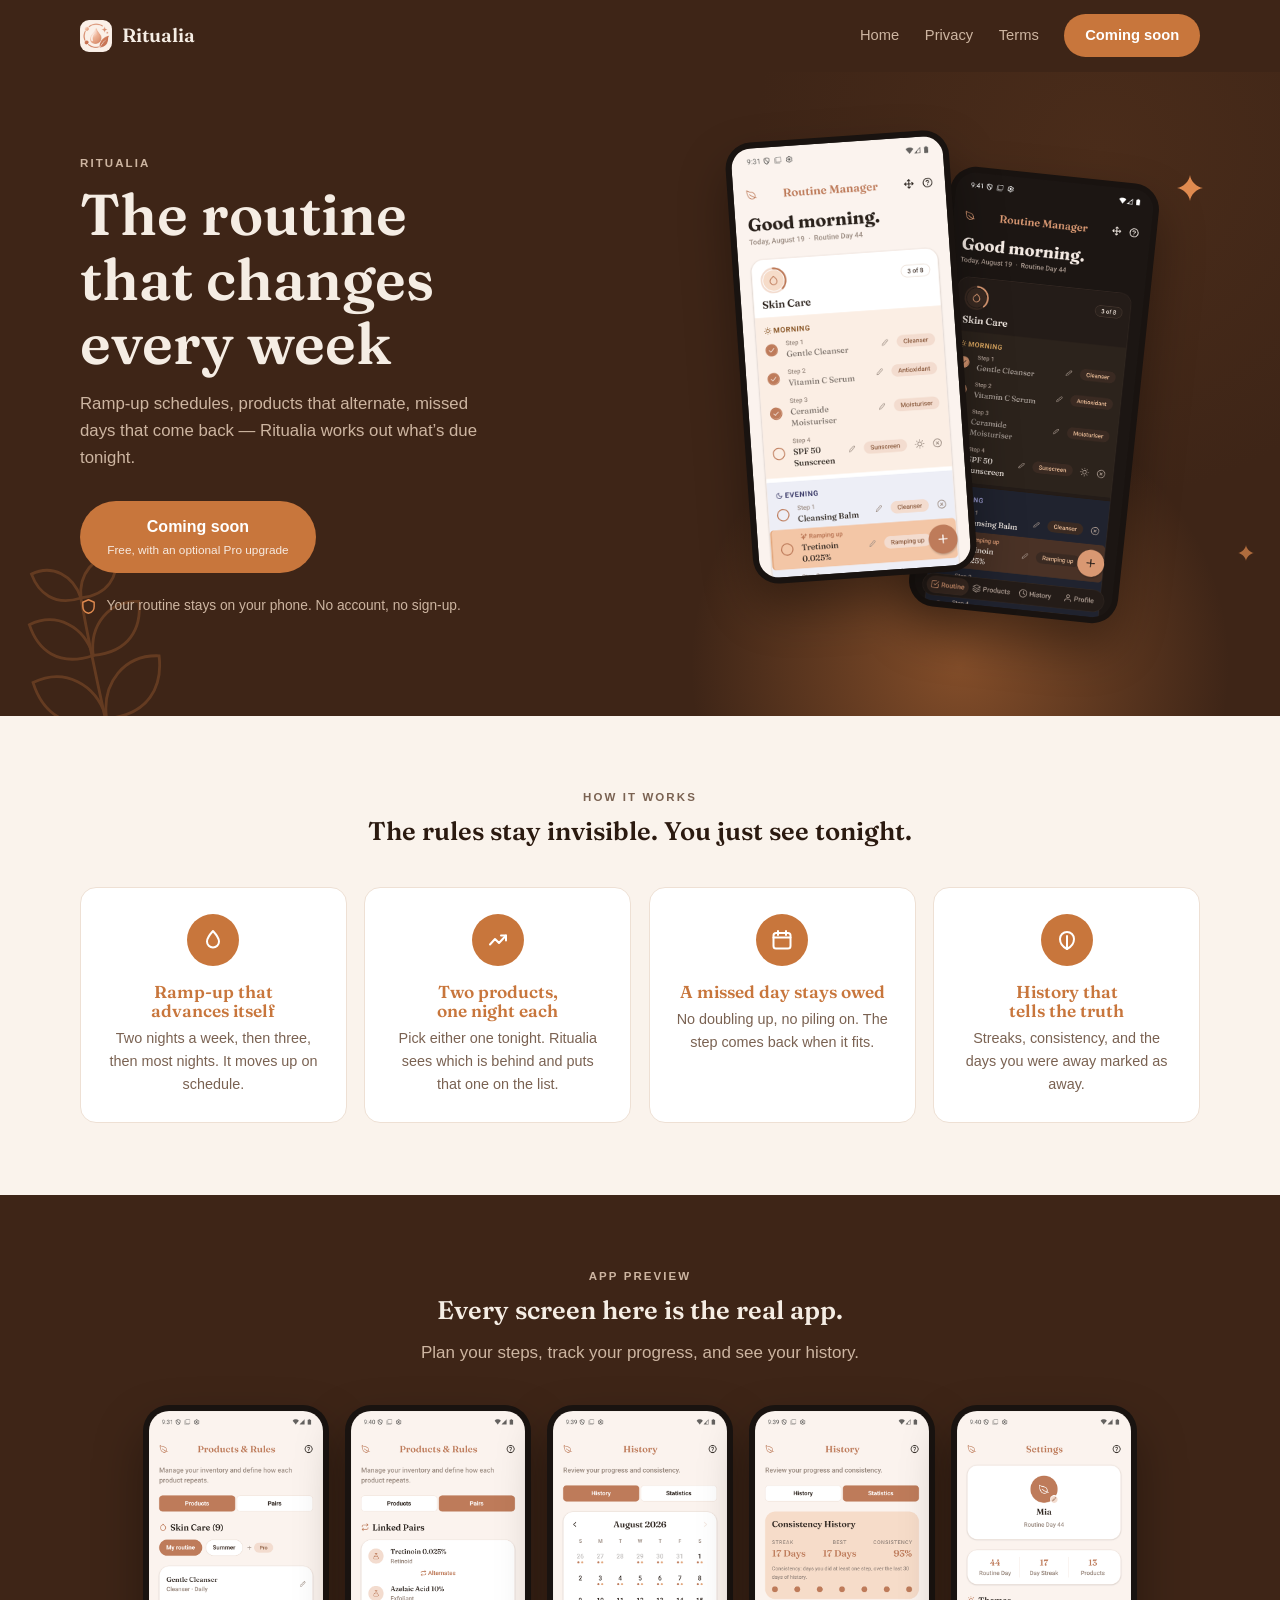
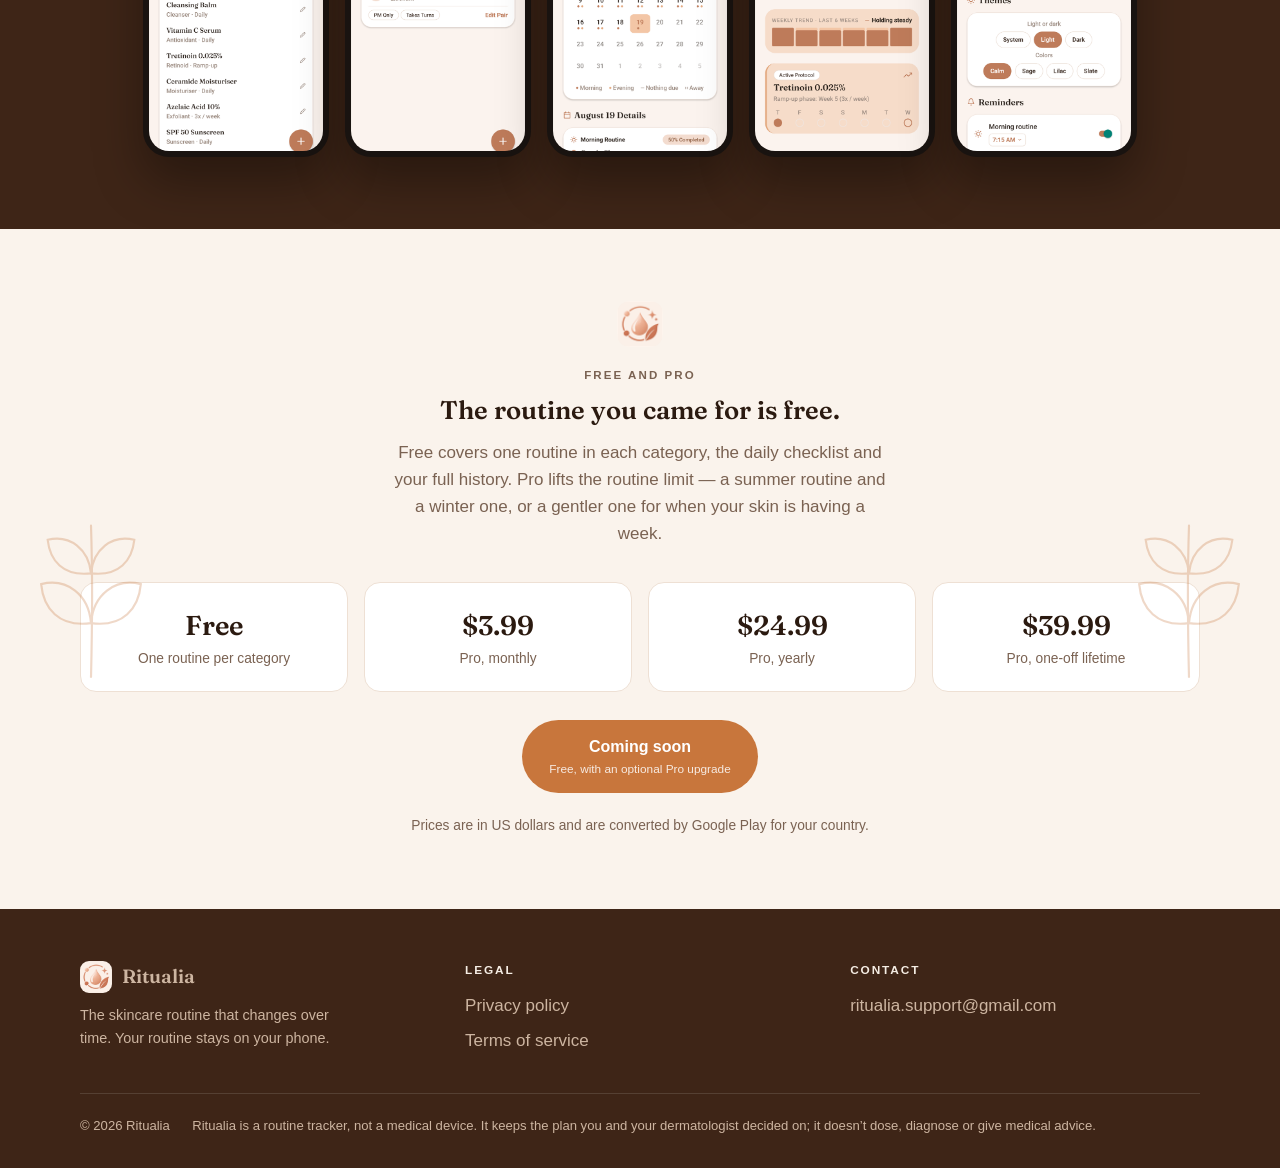
<file: index.html>
<!doctype html>
<html lang="en">
  <head>
    <meta charset="utf-8" />
    <meta name="viewport" content="width=device-width, initial-scale=1" />
    <title>Ritualia — the skincare routine that changes over time</title>
    <meta
      name="description"
      content="Ramp-up schedules, products that alternate, missed days that come back. Ritualia works out what's due tonight. Android, free with an optional Pro upgrade."
    />
    <link rel="icon" href="favicon.png" />
    <link rel="stylesheet" href="styles.css" />
  </head>
  <body>
  <header class="nav">
    <div class="inner">
      <a class="brand" href="index.html">
        <img src="logo.png" alt="" width="32" height="32" />
        Ritualia
      </a>
      <nav class="nav-links">
        <a href="index.html">Home</a>
        <a href="privacy.html">Privacy</a>
        <a href="terms.html">Terms</a>
      </nav>
      <span class="cta">Coming soon</span>
    </div>
  </header>

  <main>
    <!-- ===== hero ===== -->
    <section class="band band--deep hero">
      <div class="blob blob--1"></div>
      <div class="blob blob--2"></div>
      <svg class="sparkle sparkle--1" viewBox="0 0 24 24" fill="currentColor" aria-hidden="true">
        <path d="M12 0c.6 5.7 6.3 11.4 12 12-5.7.6-11.4 6.3-12 12-.6-5.7-6.3-11.4-12-12C5.7 11.4 11.4 5.7 12 0z" />
      </svg>
      <svg class="sparkle sparkle--2" viewBox="0 0 24 24" fill="currentColor" aria-hidden="true">
        <path d="M12 0c.6 5.7 6.3 11.4 12 12-5.7.6-11.4 6.3-12 12-.6-5.7-6.3-11.4-12-12C5.7 11.4 11.4 5.7 12 0z" />
      </svg>
      <svg class="leaf leaf--hero" viewBox="0 0 120 200" fill="none" stroke="currentColor"
           stroke-width="2" aria-hidden="true">
        <path d="M60 200C60 200 58 120 60 60" stroke-linecap="round" />
        <path d="M60 150c-30 4-44-14-46-36 24-6 44 10 46 36z" />
        <path d="M60 150c30 4 44-14 46-36-24-6-44 10-46 36z" />
        <path d="M60 104c-26 3-38-12-40-31 21-5 38 9 40 31z" />
        <path d="M60 104c26 3 38-12 40-31-21-5-38 9-40 31z" />
        <path d="M60 62c-20 2-29-10-31-24 16-4 29 7 31 24z" />
        <path d="M60 62c20 2 29-10 31-24-16-4-29 7-31 24z" />
      </svg>

      <div class="inner">
        <div>
          <p class="eyebrow rise">Ritualia</p>
          <h1 class="rise">The routine that changes every week</h1>
          <p class="lead rise">
            Ramp-up schedules, products that alternate, missed days that come back &mdash;
            Ritualia works out what&rsquo;s due tonight.
          </p>
          <div class="hero-actions rise">
            <span class="cta cta--lg">
              Coming soon
              <small>Free, with an optional Pro upgrade</small>
            </span>
          </div>
          <p class="trust">
            <svg viewBox="0 0 24 24" fill="none" stroke="currentColor" stroke-width="2"
                 aria-hidden="true">
              <path d="M12 2.5 4 6v6c0 5 3.4 8.6 8 9.5 4.6-.9 8-4.5 8-9.5V6l-8-3.5z"
                    stroke-linejoin="round" />
            </svg>
            Your routine stays on your phone. No account, no sign-up.
          </p>
        </div>

        <div class="hero-devices">
          <div class="device device--front">
            <img src="screenshots/today.png" width="540" height="1200"
                 alt="Ritualia's daily list: a Skin Care card reading 3 of 8, with morning steps
                      ticked off and an evening product marked Ramping up." />
          </div>
          <div class="device device--back">
            <img src="screenshots/today-dark.png" width="540"
                 height="1200" alt="The same daily list in dark mode." />
          </div>
        </div>
      </div>
    </section>

    <!-- ===== features ===== -->
    <section class="band band--pale">
      <div class="inner centered">
        <p class="eyebrow">How it works</p>
        <h2>The rules stay invisible. You just see tonight.</h2>
        <div class="cards">
          <article class="card">
            <div class="badge">
              <svg viewBox="0 0 24 24" fill="none" stroke="currentColor" stroke-width="2"
                   aria-hidden="true">
                <path d="M12 3s6 6.6 6 10.5A6 6 0 0 1 6 13.5C6 9.6 12 3 12 3z"
                      stroke-linejoin="round" />
              </svg>
            </div>
            <h3>Ramp-up that advances itself</h3>
            <p>Two nights a week, then three, then most nights. It moves up on schedule.</p>
          </article>

          <article class="card">
            <div class="badge">
              <svg viewBox="0 0 24 24" fill="none" stroke="currentColor" stroke-width="2"
                   aria-hidden="true">
                <path d="M4 16.5 9 11l4 4 7-7.5" stroke-linecap="round" stroke-linejoin="round" />
                <path d="M15 7.5h5v5" stroke-linecap="round" stroke-linejoin="round" />
              </svg>
            </div>
            <h3>Two products, one night each</h3>
            <p>Pick either one tonight. Ritualia sees which is behind and puts that one on the list.</p>
          </article>

          <article class="card">
            <div class="badge">
              <svg viewBox="0 0 24 24" fill="none" stroke="currentColor" stroke-width="2"
                   aria-hidden="true">
                <rect x="3.5" y="5" width="17" height="15.5" rx="2.5" />
                <path d="M3.5 9.5h17M8 3v4M16 3v4" stroke-linecap="round" />
              </svg>
            </div>
            <h3>A missed day stays owed</h3>
            <p>No doubling up, no piling on. The step comes back when it fits.</p>
          </article>

          <article class="card">
            <div class="badge">
              <svg viewBox="0 0 24 24" fill="none" stroke="currentColor" stroke-width="2"
                   aria-hidden="true">
                <path d="M12 21c-5-2.5-7-6-7-10a7 7 0 0 1 14 0c0 4-2 7.5-7 10z"
                      stroke-linejoin="round" />
                <path d="M12 21V8" stroke-linecap="round" />
              </svg>
            </div>
            <h3>History that tells the truth</h3>
            <p>Streaks, consistency, and the days you were away marked as away.</p>
          </article>
        </div>
      </div>
    </section>

    <!-- ===== app preview ===== -->
    <section class="band band--deep">
      <div class="inner centered">
        <p class="eyebrow">App preview</p>
        <h2>Every screen here is the real app.</h2>
        <p class="lead">Plan your steps, track your progress, and see your history.</p>
        <div class="preview-row">
          <div class="device">
            <img src="screenshots/products.png" width="540" height="1200"
                 alt="The Products and Rules screen, each product with its type and how often it repeats." />
          </div>
          <div class="device">
            <img src="screenshots/pair.png" width="540" height="1200"
                 alt="The Linked Pairs screen: two products joined by an Alternates marker." />
          </div>
          <div class="device">
            <img src="screenshots/history.png" width="540" height="1200"
                 alt="A month calendar with morning and evening dots on each day." />
          </div>
          <div class="device">
            <img src="screenshots/stats.png" width="540" height="1200"
                 alt="Consistency history showing a streak, a best streak and a consistency percentage." />
          </div>
          <div class="device">
            <img src="screenshots/settings.png" width="540" height="1200"
                 alt="The Settings screen with light or dark choice, four colour themes and reminder times." />
          </div>
        </div>
      </div>
    </section>

    <!-- ===== pricing + closing CTA ===== -->
    <section class="band band--pale closing">
      <svg class="leaf leaf--cta-l" viewBox="0 0 120 200" fill="none" stroke="currentColor"
           stroke-width="2" aria-hidden="true">
        <path d="M60 200C60 200 58 120 60 60" stroke-linecap="round" />
        <path d="M60 150c-30 4-44-14-46-36 24-6 44 10 46 36z" />
        <path d="M60 150c30 4 44-14 46-36-24-6-44 10-46 36z" />
        <path d="M60 104c-26 3-38-12-40-31 21-5 38 9 40 31z" />
        <path d="M60 104c26 3 38-12 40-31-21-5-38 9-40 31z" />
      </svg>
      <svg class="leaf leaf--cta-r" viewBox="0 0 120 200" fill="none" stroke="currentColor"
           stroke-width="2" aria-hidden="true">
        <path d="M60 200C60 200 58 120 60 60" stroke-linecap="round" />
        <path d="M60 150c-30 4-44-14-46-36 24-6 44 10 46 36z" />
        <path d="M60 150c30 4 44-14 46-36-24-6-44 10-46 36z" />
        <path d="M60 104c-26 3-38-12-40-31 21-5 38 9 40 31z" />
        <path d="M60 104c26 3 38-12 40-31-21-5-38 9-40 31z" />
      </svg>

      <div class="inner centered">
        <img class="mark" src="logo.png" alt="" width="46" height="46" />
        <p class="eyebrow">Free and Pro</p>
        <h2>The routine you came for is free.</h2>
        <p class="lead">
          Free covers one routine in each category, the daily checklist and your full history.
          Pro lifts the routine limit &mdash; a summer routine and a winter one, or a gentler one
          for when your skin is having a week.
        </p>

        <div class="plans">
          <div class="plan"><p class="price">Free</p><p class="term">One routine per category</p></div>
          <div class="plan"><p class="price">$3.99</p><p class="term">Pro, monthly</p></div>
          <div class="plan"><p class="price">$24.99</p><p class="term">Pro, yearly</p></div>
          <div class="plan"><p class="price">$39.99</p><p class="term">Pro, one-off lifetime</p></div>
        </div>

        <div class="hero-actions" style="justify-content: center">
          <span class="cta cta--lg">
            Coming soon
            <small>Free, with an optional Pro upgrade</small>
          </span>
        </div>

        <p class="fineprint">
          Prices are in US dollars and are converted by Google Play for your country.
        </p>
      </div>
    </section>
  </main>

  <footer class="site-footer">
    <div class="inner">
      <div class="foot-cols">
        <div>
          <a class="brand" href="index.html">
            <img src="logo.png" alt="" width="32" height="32" />
            Ritualia
          </a>
          <p class="tagline">
            The skincare routine that changes over time. Your routine stays on your phone.
          </p>
        </div>
        <div>
          <h4>Legal</h4>
          <ul>
            <li><a href="privacy.html">Privacy policy</a></li>
            <li><a href="terms.html">Terms of service</a></li>
          </ul>
        </div>
        <div>
          <h4>Contact</h4>
          <ul>
            <li><a href="mailto:ritualia.support@gmail.com">ritualia.support@gmail.com</a></li>
          </ul>
        </div>
      </div>
      <div class="foot-bar">
        <span>&copy; 2026 Ritualia</span>
        <span>
          Ritualia is a routine tracker, not a medical device. It keeps the plan you and your
          dermatologist decided on; it doesn&rsquo;t dose, diagnose or give medical advice.
        </span>
      </div>
    </div>
  </footer>
  </body>
</html>
</file>
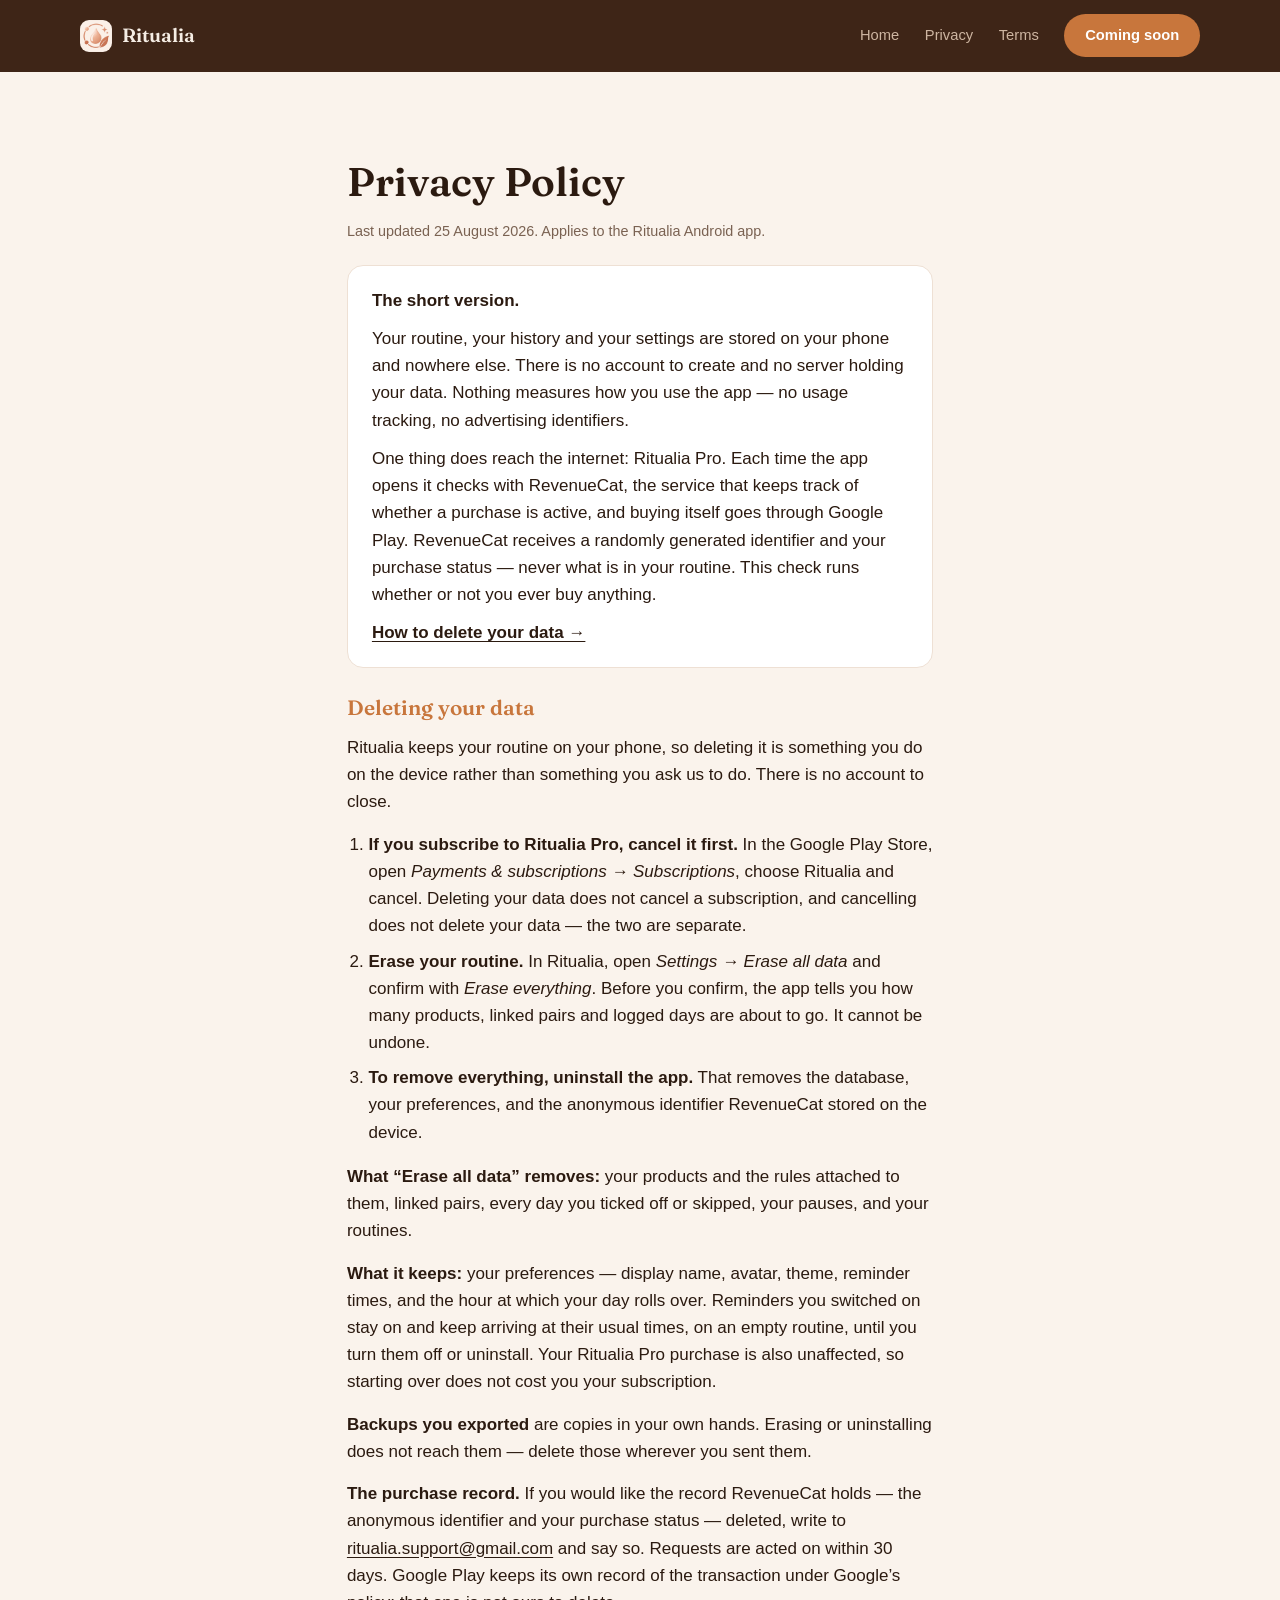
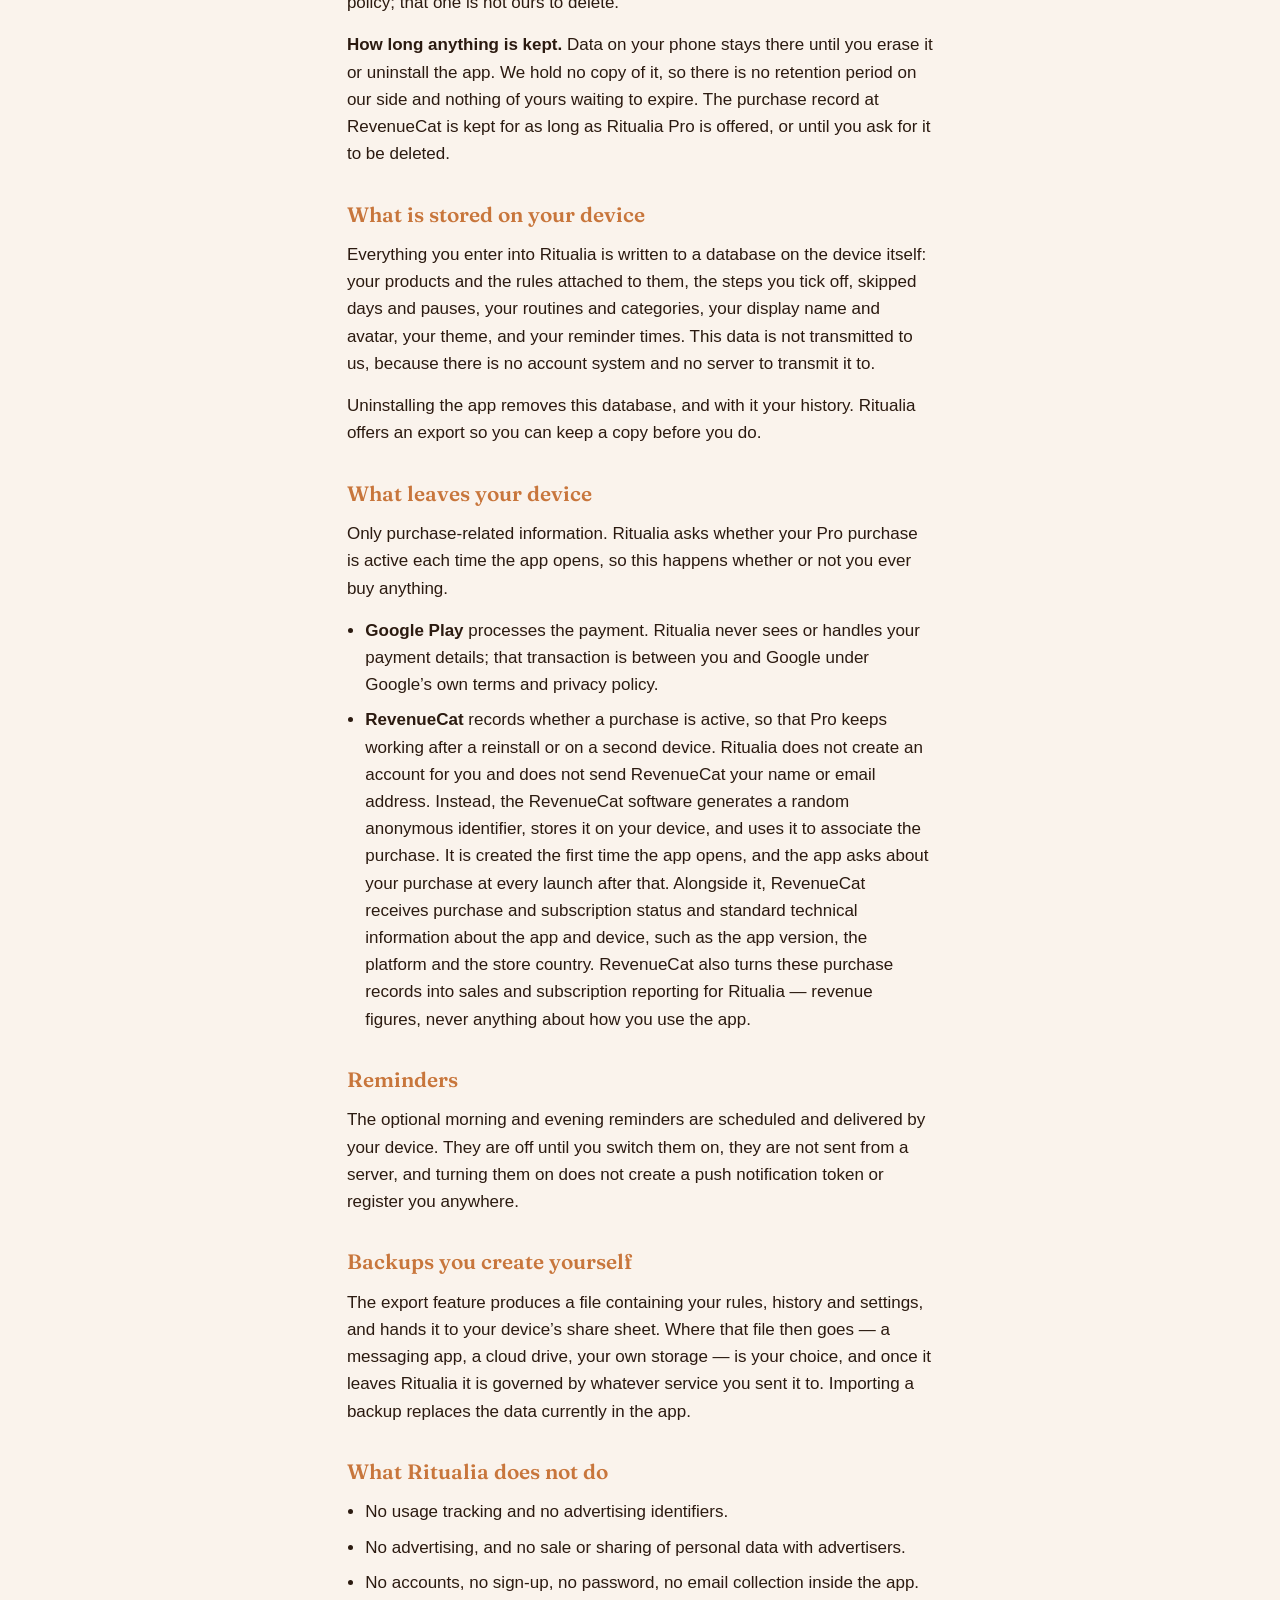
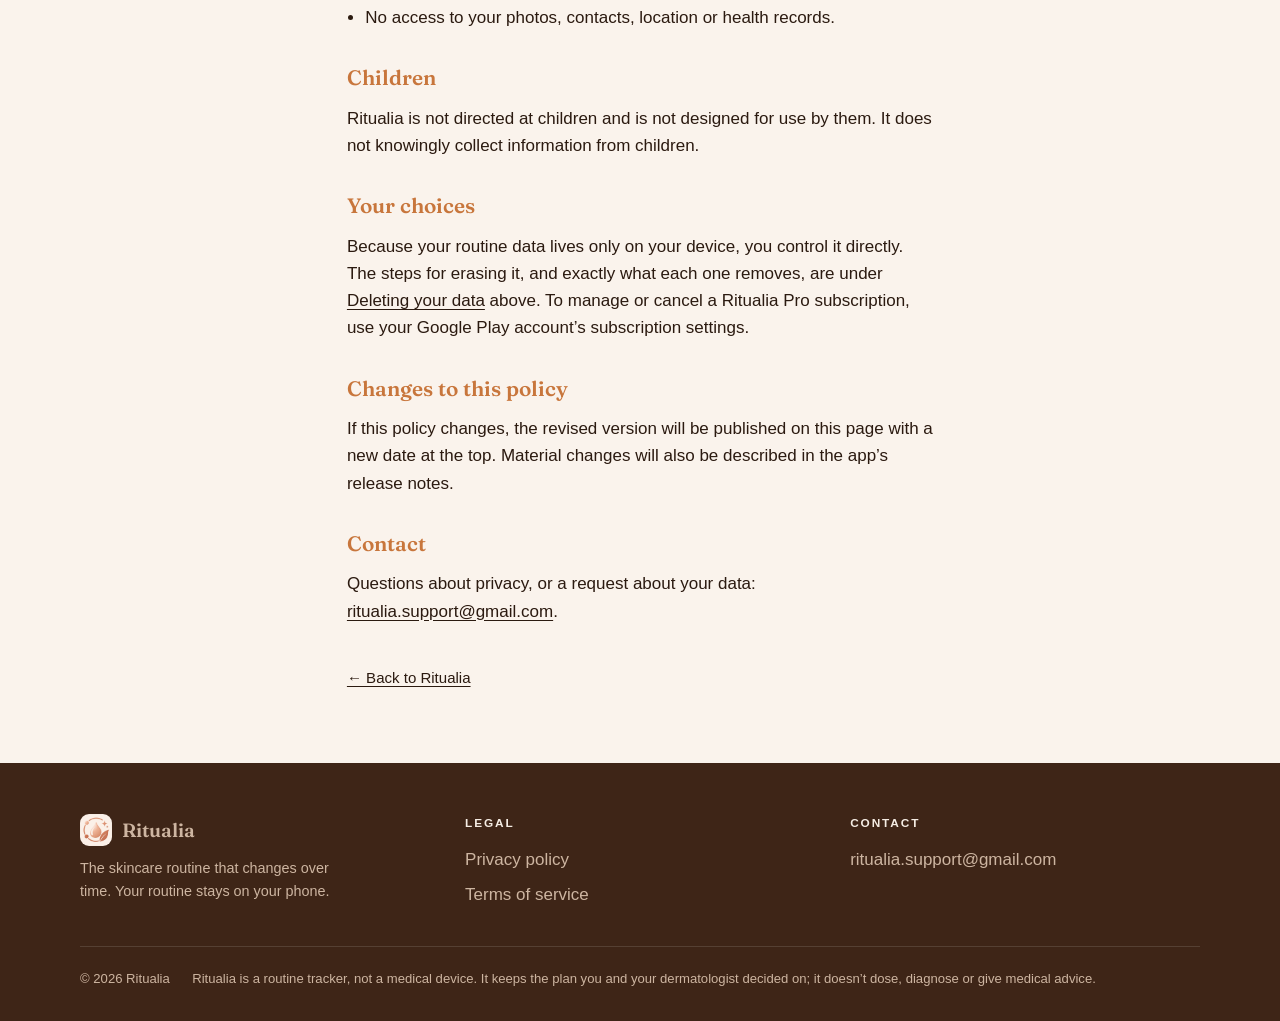
<file: privacy.html>
<!doctype html>
<html lang="en">
  <head>
    <meta charset="utf-8" />
    <meta name="viewport" content="width=device-width, initial-scale=1" />
    <title>Privacy Policy — Ritualia</title>
    <meta
      name="description"
      content="What Ritualia stores, what leaves your device, and what never does."
    />
    <link rel="icon" href="favicon.png" />
    <link rel="stylesheet" href="styles.css" />
  </head>
  <body>
    <header class="nav">
    <div class="inner">
      <a class="brand" href="index.html">
        <img src="logo.png" alt="" width="32" height="32" />
        Ritualia
      </a>
      <nav class="nav-links">
        <a href="index.html">Home</a>
        <a href="privacy.html">Privacy</a>
        <a href="terms.html">Terms</a>
      </nav>
      <span class="cta">Coming soon</span>
    </div>
  </header>

  <main class="band band--pale">
    <div class="inner legal">
        <h1>Privacy Policy</h1>
        <p class="updated">Last updated 25 August 2026. Applies to the Ritualia Android app.</p>

        <div class="summary-card">
          <p><strong>The short version.</strong></p>
          <p>
            Your routine, your history and your settings are stored on your phone and nowhere else.
            There is no account to create and no server holding your data. Nothing measures how you
            use the app &mdash; no usage tracking, no advertising identifiers.
          </p>
          <p>
            One thing does reach the internet: Ritualia Pro. Each time the app opens it checks with
            RevenueCat, the service that keeps track of whether a purchase is active, and buying
            itself goes through Google Play. RevenueCat receives a randomly generated identifier and
            your purchase status &mdash; never what is in your routine. This check runs whether or
            not you ever buy anything.
          </p>
          <p>
            <a href="#delete-data"><strong>How to delete your data &rarr;</strong></a>
          </p>
        </div>

        <h2 id="delete-data">Deleting your data</h2>
        <p>
          Ritualia keeps your routine on your phone, so deleting it is something you do on the
          device rather than something you ask us to do. There is no account to close.
        </p>
        <ol>
          <li>
            <strong>If you subscribe to Ritualia Pro, cancel it first.</strong> In the Google Play
            Store, open <em>Payments &amp; subscriptions &rarr; Subscriptions</em>, choose Ritualia
            and cancel. Deleting your data does not cancel a subscription, and cancelling does not
            delete your data &mdash; the two are separate.
          </li>
          <li>
            <strong>Erase your routine.</strong> In Ritualia, open
            <em>Settings &rarr; Erase all data</em> and confirm with <em>Erase everything</em>.
            Before you confirm, the app tells you how many products, linked pairs and logged days
            are about to go. It cannot be undone.
          </li>
          <li>
            <strong>To remove everything, uninstall the app.</strong> That removes the database,
            your preferences, and the anonymous identifier RevenueCat stored on the device.
          </li>
        </ol>
        <p>
          <strong>What &ldquo;Erase all data&rdquo; removes:</strong> your products and the rules
          attached to them, linked pairs, every day you ticked off or skipped, your pauses, and
          your routines.
        </p>
        <p>
          <strong>What it keeps:</strong> your preferences &mdash; display name, avatar, theme,
          reminder times, and the hour at which your day rolls over. Reminders you switched on stay
          on and keep arriving at their usual times, on an empty routine, until you turn them off or
          uninstall. Your Ritualia Pro purchase is also unaffected, so starting over does not cost
          you your subscription.
        </p>
        <p>
          <strong>Backups you exported</strong> are copies in your own hands. Erasing or
          uninstalling does not reach them &mdash; delete those wherever you sent them.
        </p>
        <p>
          <strong>The purchase record.</strong> If you would like the record RevenueCat holds
          &mdash; the anonymous identifier and your purchase status &mdash; deleted, write to
          <a href="mailto:ritualia.support@gmail.com">ritualia.support@gmail.com</a> and say so.
          Requests are acted on within 30 days. Google Play keeps its own record of the transaction
          under Google&rsquo;s policy; that one is not ours to delete.
        </p>
        <p>
          <strong>How long anything is kept.</strong> Data on your phone stays there until you erase
          it or uninstall the app. We hold no copy of it, so there is no retention period on our
          side and nothing of yours waiting to expire. The purchase record at RevenueCat is kept for
          as long as Ritualia Pro is offered, or until you ask for it to be deleted.
        </p>

        <h2>What is stored on your device</h2>
        <p>
          Everything you enter into Ritualia is written to a database on the device itself: your
          products and the rules attached to them, the steps you tick off, skipped days and pauses,
          your routines and categories, your display name and avatar, your theme, and your reminder
          times. This data is not transmitted to us, because there is no account system and no
          server to transmit it to.
        </p>
        <p>
          Uninstalling the app removes this database, and with it your history. Ritualia offers an
          export so you can keep a copy before you do.
        </p>

        <h2>What leaves your device</h2>
        <p>
          Only purchase-related information. Ritualia asks whether your Pro purchase is active each
          time the app opens, so this happens whether or not you ever buy anything.
        </p>
        <ul>
          <li>
            <strong>Google Play</strong> processes the payment. Ritualia never sees or handles your
            payment details; that transaction is between you and Google under Google&rsquo;s own
            terms and privacy policy.
          </li>
          <li>
            <strong>RevenueCat</strong> records whether a purchase is active, so that Pro keeps
            working after a reinstall or on a second device. Ritualia does not create an account
            for you and does not send RevenueCat your name or email address. Instead, the RevenueCat
            software generates a random anonymous identifier, stores it on your device, and uses it
            to associate the purchase. It is created the first time the app opens, and the app asks
            about your purchase at every launch after that. Alongside it, RevenueCat receives
            purchase and subscription status and standard technical information about the app and
            device, such as the app
            version, the platform and the store country. RevenueCat also turns these purchase
            records into sales and subscription reporting for Ritualia &mdash; revenue figures,
            never anything about how you use the app.
          </li>
        </ul>
        <h2>Reminders</h2>
        <p>
          The optional morning and evening reminders are scheduled and delivered by your device.
          They are off until you switch them on, they are not sent from a server, and turning them
          on does not create a push notification token or register you anywhere.
        </p>

        <h2>Backups you create yourself</h2>
        <p>
          The export feature produces a file containing your rules, history and settings, and hands
          it to your device&rsquo;s share sheet. Where that file then goes &mdash; a messaging app,
          a cloud drive, your own storage &mdash; is your choice, and once it leaves Ritualia it is
          governed by whatever service you sent it to. Importing a backup replaces the data
          currently in the app.
        </p>

        <h2>What Ritualia does not do</h2>
        <ul>
          <li>No usage tracking and no advertising identifiers.</li>
          <li>No advertising, and no sale or sharing of personal data with advertisers.</li>
          <li>No accounts, no sign-up, no password, no email collection inside the app.</li>
          <li>No access to your photos, contacts, location or health records.</li>
        </ul>

        <h2>Children</h2>
        <p>
          Ritualia is not directed at children and is not designed for use by them. It does not
          knowingly collect information from children.
        </p>

        <h2>Your choices</h2>
        <p>
          Because your routine data lives only on your device, you control it directly. The steps
          for erasing it, and exactly what each one removes, are under
          <a href="#delete-data">Deleting your data</a> above. To manage or cancel a Ritualia Pro
          subscription, use your Google Play account&rsquo;s subscription settings.
        </p>

        <h2>Changes to this policy</h2>
        <p>
          If this policy changes, the revised version will be published on this page with a new date
          at the top. Material changes will also be described in the app&rsquo;s release notes.
        </p>

        <h2>Contact</h2>
        <p>
          Questions about privacy, or a request about your data:
          <a href="mailto:ritualia.support@gmail.com">ritualia.support@gmail.com</a>.
        </p>

        <p class="back-link"><a href="index.html">&larr; Back to Ritualia</a></p>
      </div>
  </main>

  <footer class="site-footer">
    <div class="inner">
      <div class="foot-cols">
        <div>
          <a class="brand" href="index.html">
            <img src="logo.png" alt="" width="32" height="32" />
            Ritualia
          </a>
          <p class="tagline">
            The skincare routine that changes over time. Your routine stays on your phone.
          </p>
        </div>
        <div>
          <h4>Legal</h4>
          <ul>
            <li><a href="privacy.html">Privacy policy</a></li>
            <li><a href="terms.html">Terms of service</a></li>
          </ul>
        </div>
        <div>
          <h4>Contact</h4>
          <ul>
            <li><a href="mailto:ritualia.support@gmail.com">ritualia.support@gmail.com</a></li>
          </ul>
        </div>
      </div>
      <div class="foot-bar">
        <span>&copy; 2026 Ritualia</span>
        <span>
          Ritualia is a routine tracker, not a medical device. It keeps the plan you and your
          dermatologist decided on; it doesn&rsquo;t dose, diagnose or give medical advice.
        </span>
      </div>
    </div>
  </footer>
  </body>
</html>
</file>
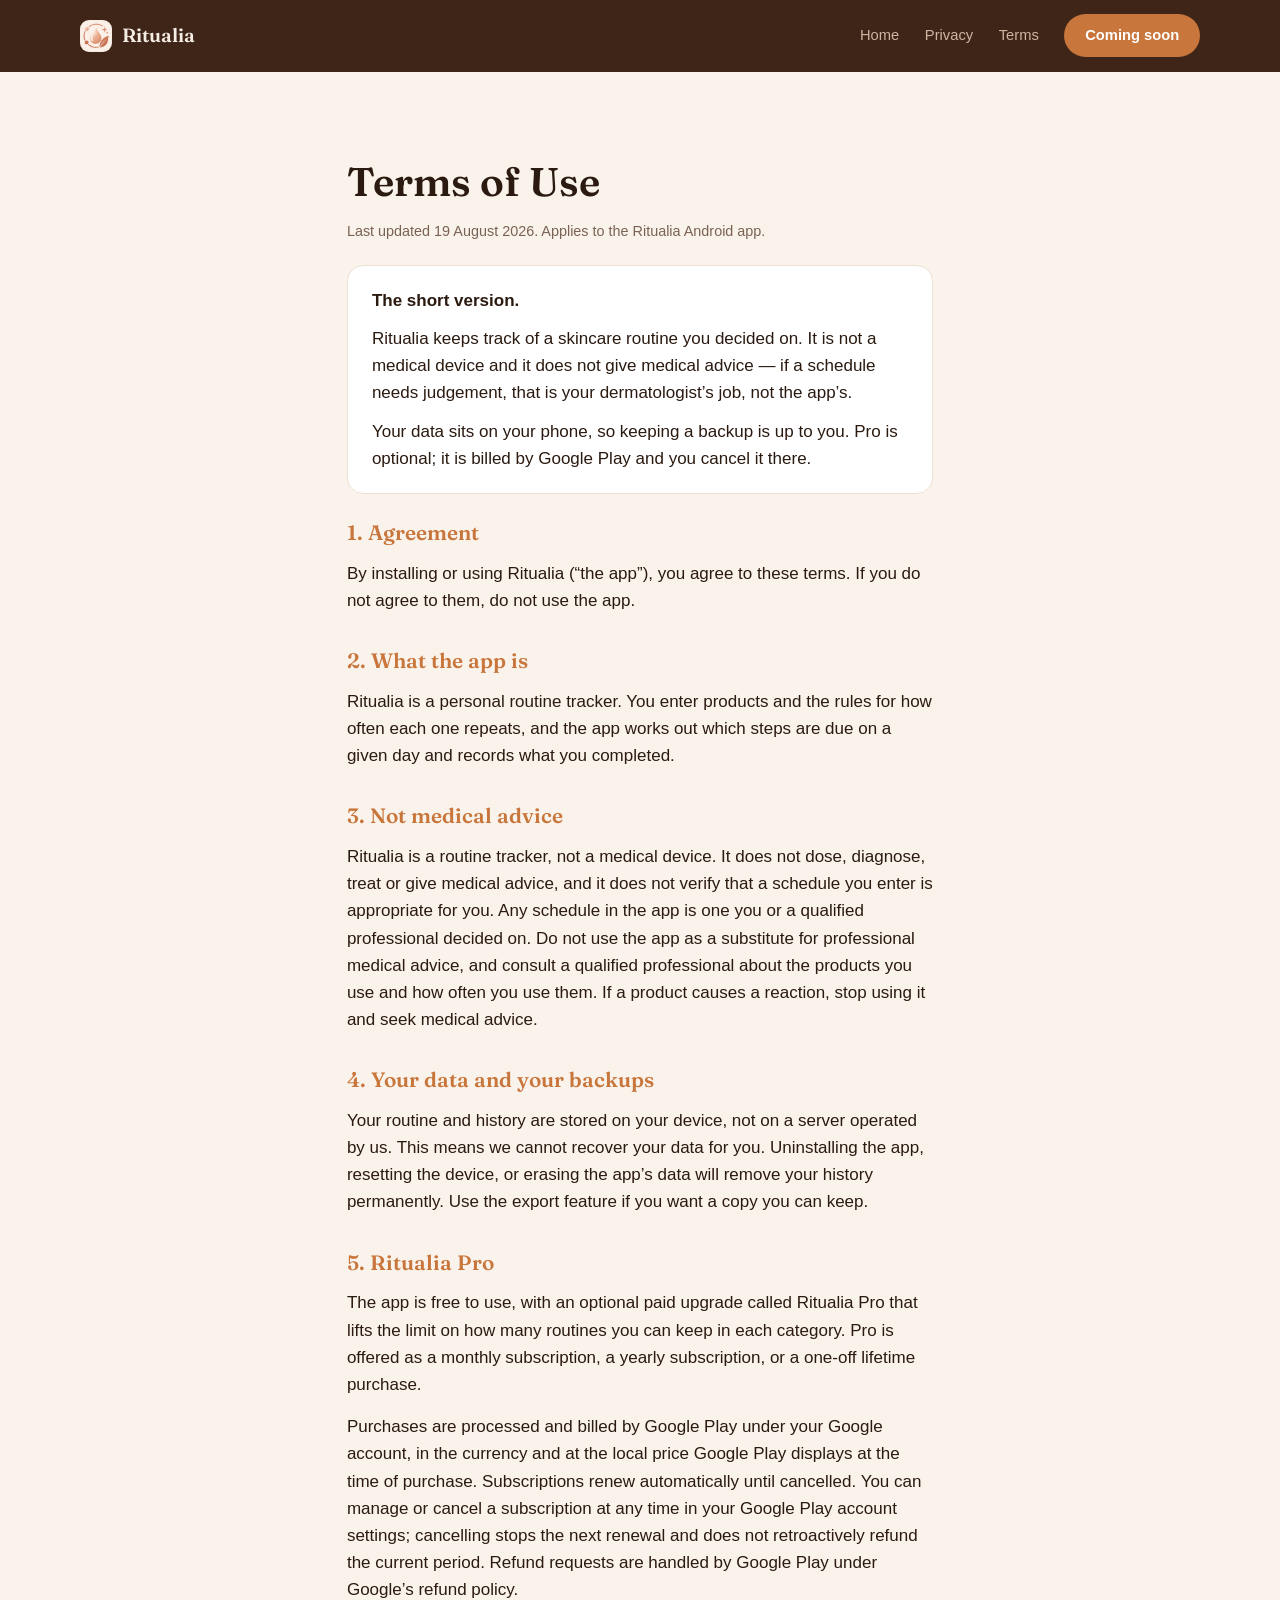
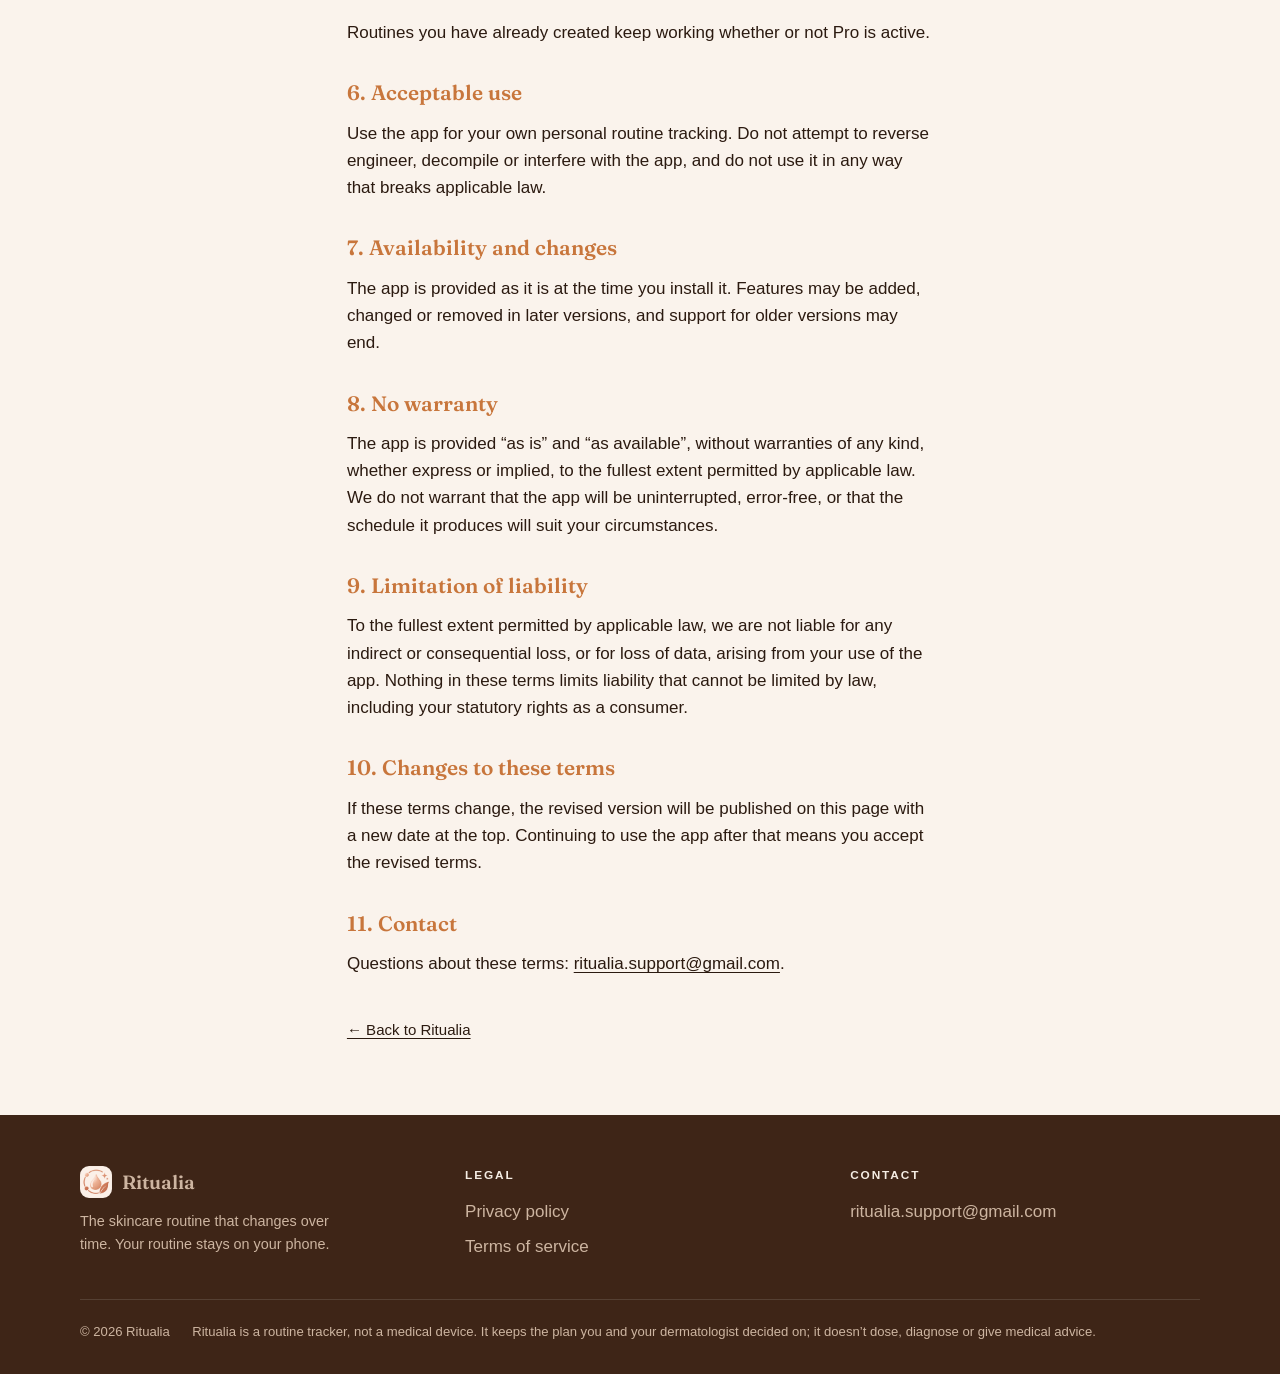
<file: terms.html>
<!doctype html>
<html lang="en">
  <head>
    <meta charset="utf-8" />
    <meta name="viewport" content="width=device-width, initial-scale=1" />
    <title>Terms of Use — Ritualia</title>
    <meta
      name="description"
      content="The terms you agree to when you use Ritualia, including what it is not: medical advice."
    />
    <link rel="icon" href="favicon.png" />
    <link rel="stylesheet" href="styles.css" />
  </head>
  <body>
    <header class="nav">
    <div class="inner">
      <a class="brand" href="index.html">
        <img src="logo.png" alt="" width="32" height="32" />
        Ritualia
      </a>
      <nav class="nav-links">
        <a href="index.html">Home</a>
        <a href="privacy.html">Privacy</a>
        <a href="terms.html">Terms</a>
      </nav>
      <span class="cta">Coming soon</span>
    </div>
  </header>

  <main class="band band--pale">
    <div class="inner legal">
        <h1>Terms of Use</h1>
        <p class="updated">Last updated 19 August 2026. Applies to the Ritualia Android app.</p>

        <div class="summary-card">
          <p><strong>The short version.</strong></p>
          <p>
            Ritualia keeps track of a skincare routine you decided on. It is not a medical device
            and it does not give medical advice &mdash; if a schedule needs judgement, that is your
            dermatologist&rsquo;s job, not the app&rsquo;s.
          </p>
          <p>
            Your data sits on your phone, so keeping a backup is up to you. Pro is optional; it is
            billed by Google Play and you cancel it there.
          </p>
        </div>

        <h2>1. Agreement</h2>
        <p>
          By installing or using Ritualia (&ldquo;the app&rdquo;), you agree to these terms. If you
          do not agree to them, do not use the app.
        </p>

        <h2>2. What the app is</h2>
        <p>
          Ritualia is a personal routine tracker. You enter products and the rules for how often
          each one repeats, and the app works out which steps are due on a given day and records
          what you completed.
        </p>

        <h2>3. Not medical advice</h2>
        <p>
          Ritualia is a routine tracker, not a medical device. It does not dose, diagnose, treat or
          give medical advice, and it does not verify that a schedule you enter is appropriate for
          you. Any schedule in the app is one you or a qualified professional decided on. Do not use
          the app as a substitute for professional medical advice, and consult a qualified
          professional about the products you use and how often you use them. If a product causes a
          reaction, stop using it and seek medical advice.
        </p>

        <h2>4. Your data and your backups</h2>
        <p>
          Your routine and history are stored on your device, not on a server operated by us. This
          means we cannot recover your data for you. Uninstalling the app, resetting the device, or
          erasing the app&rsquo;s data will remove your history permanently. Use the export feature
          if you want a copy you can keep.
        </p>

        <h2>5. Ritualia Pro</h2>
        <p>
          The app is free to use, with an optional paid upgrade called Ritualia Pro that lifts the
          limit on how many routines you can keep in each category. Pro is offered as a monthly
          subscription, a yearly subscription, or a one-off lifetime purchase.
        </p>
        <p>
          Purchases are processed and billed by Google Play under your Google account, in the
          currency and at the local price Google Play displays at the time of purchase.
          Subscriptions renew automatically until cancelled. You can manage or cancel a subscription
          at any time in your Google Play account settings; cancelling stops the next renewal and
          does not retroactively refund the current period. Refund requests are handled by Google
          Play under Google&rsquo;s refund policy.
        </p>
        <p>
          Routines you have already created keep working whether or not Pro is active.
        </p>

        <h2>6. Acceptable use</h2>
        <p>
          Use the app for your own personal routine tracking. Do not attempt to reverse engineer,
          decompile or interfere with the app, and do not use it in any way that breaks applicable
          law.
        </p>

        <h2>7. Availability and changes</h2>
        <p>
          The app is provided as it is at the time you install it. Features may be added, changed or
          removed in later versions, and support for older versions may end.
        </p>

        <h2>8. No warranty</h2>
        <p>
          The app is provided &ldquo;as is&rdquo; and &ldquo;as available&rdquo;, without warranties
          of any kind, whether express or implied, to the fullest extent permitted by applicable
          law. We do not warrant that the app will be uninterrupted, error-free, or that the
          schedule it produces will suit your circumstances.
        </p>

        <h2>9. Limitation of liability</h2>
        <p>
          To the fullest extent permitted by applicable law, we are not liable for any indirect or
          consequential loss, or for loss of data, arising from your use of the app. Nothing in
          these terms limits liability that cannot be limited by law, including your statutory
          rights as a consumer.
        </p>

        <h2>10. Changes to these terms</h2>
        <p>
          If these terms change, the revised version will be published on this page with a new date
          at the top. Continuing to use the app after that means you accept the revised terms.
        </p>

        <h2>11. Contact</h2>
        <p>
          Questions about these terms:
          <a href="mailto:ritualia.support@gmail.com">ritualia.support@gmail.com</a>.
        </p>

        <p class="back-link"><a href="index.html">&larr; Back to Ritualia</a></p>
      </div>
  </main>

  <footer class="site-footer">
    <div class="inner">
      <div class="foot-cols">
        <div>
          <a class="brand" href="index.html">
            <img src="logo.png" alt="" width="32" height="32" />
            Ritualia
          </a>
          <p class="tagline">
            The skincare routine that changes over time. Your routine stays on your phone.
          </p>
        </div>
        <div>
          <h4>Legal</h4>
          <ul>
            <li><a href="privacy.html">Privacy policy</a></li>
            <li><a href="terms.html">Terms of service</a></li>
          </ul>
        </div>
        <div>
          <h4>Contact</h4>
          <ul>
            <li><a href="mailto:ritualia.support@gmail.com">ritualia.support@gmail.com</a></li>
          </ul>
        </div>
      </div>
      <div class="foot-bar">
        <span>&copy; 2026 Ritualia</span>
        <span>
          Ritualia is a routine tracker, not a medical device. It keeps the plan you and your
          dermatologist decided on; it doesn&rsquo;t dose, diagnose or give medical advice.
        </span>
      </div>
    </div>
  </footer>
  </body>
</html>
</file>
<file: styles.css>
/* ==========================================================================
   Ritualia site, rebuilt to the reference.
   Sections are full-width with an inner container, so full-bleed bands need
   no clip-path/box-shadow trick and cannot produce seams.
   ========================================================================== */

@font-face {
  font-family: 'Fraunces';
  src: url('fonts/Fraunces_600SemiBold.ttf') format('truetype');
  font-weight: 600;
  font-style: normal;
  font-display: swap;
}

:root {
  --deep: #3e2517;
  --deep-soft: #4a2c1a;
  --pale: #faf3ec;
  --on-deep: #f5ede4;
  --on-deep-muted: #cdb5a1;
  --on-pale: #2b1a10;
  --on-pale-muted: #7a6252;
  --accent: #c8763c;
  --accent-soft: #e08a4f;
  --on-accent: #ffffff;
  --card: #ffffff;
  --card-edge: #eee0d4;
  --bezel: #191310;

  --radius: 16px;
  --radius-lg: 24px;
  --ease-out: cubic-bezier(0.23, 1, 0.32, 1);

  --font-display: 'Fraunces', Georgia, 'Times New Roman', serif;
  --font-body: -apple-system, BlinkMacSystemFont, 'Segoe UI', Roboto, 'Helvetica Neue',
    Arial, sans-serif;

  color-scheme: light dark;
}

/* In dark the relationship inverts: the accent band LIFTS out of a near-black
   page instead of dropping out of cream. Verified against the alternative
   (#1C1613 / #241C18), which flattened the rhythm to nothing. */
@media (prefers-color-scheme: dark) {
  :root:not([data-theme='light']) {
    --deep: #2a1a11;
    --deep-soft: #33200f;
    --pale: #15110e;
    --on-deep: #f5ede4;
    --on-deep-muted: #c4ab98;
    --on-pale: #ece1d8;
    --on-pale-muted: #9c8878;
    --accent: #e08a4f;
    --accent-soft: #eda265;
    --on-accent: #1a120c;
    --card: #201a16;
    --card-edge: #3a2e27;
  }
}

*,
*::before,
*::after { box-sizing: border-box; }

body {
  margin: 0;
  font-family: var(--font-body);
  font-size: 17px;
  line-height: 1.6;
  background: var(--pale);
  color: var(--on-pale);
  -webkit-font-smoothing: antialiased;
  /* Rotated phones overflow. `clip` rather than `hidden` so the sticky nav
     still works — hidden would create a scroll container and break it. */
  overflow-x: clip;
}

img { display: block; max-width: 100%; }

h1, h2, h3 {
  font-family: var(--font-display);
  font-weight: 600;
  line-height: 1.12;
  margin: 0;
  text-wrap: balance;
}

p { margin: 0; }

a { color: inherit; text-underline-offset: 3px; }

a:focus-visible,
button:focus-visible {
  outline: 2px solid var(--accent);
  outline-offset: 3px;
  border-radius: 4px;
}

/* ---- bands ---- */

.band { padding: 4.5rem 0; }
.band--deep { background: var(--deep); color: var(--on-deep); }
.band--pale { background: var(--pale); color: var(--on-pale); }

.inner {
  width: min(100% - 2.5rem, 1120px);
  margin-inline: auto;
}

.eyebrow {
  font-size: 0.72rem;
  font-weight: 700;
  letter-spacing: 0.18em;
  text-transform: uppercase;
  color: var(--on-pale-muted);
  margin-bottom: 0.7rem;
}

.band--deep .eyebrow { color: var(--on-deep-muted); }

.centered { text-align: center; }
.centered .lead { margin-inline: auto; }

.lead {
  max-width: 52ch;
  color: var(--on-pale-muted);
  margin-top: 0.9rem;
}

.band--deep .lead { color: var(--on-deep-muted); }

/* ---- nav ---- */

.nav {
  position: sticky;
  top: 0;
  z-index: 40;
  background: var(--deep);
  color: var(--on-deep);
}

.nav .inner {
  display: flex;
  align-items: center;
  gap: 1.6rem;
  padding: 0.9rem 0;
}

.brand {
  display: flex;
  align-items: center;
  gap: 0.6rem;
  font-family: var(--font-display);
  font-size: 1.2rem;
  color: var(--on-deep);
  text-decoration: none;
  margin-right: auto;
}

.brand img { width: 32px; height: 32px; border-radius: 9px; }

.nav-links { display: flex; gap: 1.6rem; font-size: 0.92rem; }

.nav-links a {
  color: var(--on-deep-muted);
  text-decoration: none;
  transition: color 160ms var(--ease-out);
}

.nav-links a:hover { color: var(--on-deep); }

/* Four items cannot share one line at phone widths and there is no JS for a
   hamburger. The links live in the footer too, so dropping them loses nothing. */
@media (max-width: 700px) {
  .nav-links { display: none; }
}

.cta {
  display: inline-flex;
  flex-direction: column;
  align-items: center;
  gap: 0.05rem;
  padding: 0.6rem 1.3rem;
  border-radius: 999px;
  background: var(--accent);
  color: var(--on-accent);
  font: inherit;
  font-size: 0.92rem;
  font-weight: 600;
  text-decoration: none;
  white-space: nowrap;
  border: none;
}

.cta small { font-weight: 400; font-size: 0.74rem; opacity: 0.85; }

.cta--lg { padding: 0.85rem 1.7rem; font-size: 1rem; }

/* ---- hero ---- */

.hero { position: relative; overflow: hidden; padding: 4rem 0 5rem; }

.hero .inner {
  position: relative;
  z-index: 2;
  display: grid;
  gap: 3rem;
  align-items: center;
}

@media (min-width: 900px) {
  .hero .inner { grid-template-columns: 1fr 0.95fr; }
}

.hero h1 { font-size: clamp(2.3rem, 5.2vw, 3.6rem); }

.hero .lead { font-size: 1.05rem; max-width: 44ch; }

.hero-actions {
  display: flex;
  flex-wrap: wrap;
  align-items: center;
  gap: 1rem;
  margin-top: 1.8rem;
}

/* Replaces the reference's ratings row, which would have been invented. */
.trust {
  display: flex;
  align-items: center;
  gap: 0.6rem;
  margin-top: 1.4rem;
  font-size: 0.86rem;
  color: var(--on-deep-muted);
}

.trust svg { width: 17px; height: 17px; flex: none; color: var(--accent-soft); }

/* ---- decoration: blobs, sparkles, leaves ---- */

.blob {
  position: absolute;
  border-radius: 50%;
  pointer-events: none;
  z-index: 1;
}

/* Both were flat discs, and a hard-edged circle floating in a flat band reads as a
   stray shape rather than as depth. Radial gradients fade out before their own edge,
   so what is left is light behind the phones. */
.blob--1 {
  width: 720px; height: 720px;
  right: -180px; top: -280px;
  background: radial-gradient(circle, var(--deep-soft) 0%, transparent 68%);
}

.blob--2 {
  width: 560px; height: 560px;
  right: 40px; bottom: -230px;
  background: radial-gradient(circle, var(--accent) 0%, transparent 68%);
  opacity: 0.5;
}

.sparkle { position: absolute; color: var(--accent-soft); pointer-events: none; z-index: 3; }
.sparkle--1 { top: 16%; right: 6%; width: 26px; }
.sparkle--2 { bottom: 24%; right: 2%; width: 16px; opacity: 0.7; }

.leaf {
  position: absolute;
  color: var(--accent);
  opacity: 0.28;
  pointer-events: none;
  z-index: 1;
}

/* Sliced down its length by the band's left edge, it read as a rendering fault. Fully
   inside horizontally and running off the BOTTOM instead: a stem leaving the frame
   downwards is how a plant is normally cropped. */
.leaf--hero { left: 8px; bottom: -74px; width: 168px; transform: rotate(-12deg); }
.leaf--cta-l { left: 2%; top: 50%; width: 130px; transform: translateY(-50%) scaleX(-1); }
.leaf--cta-r { right: 2%; top: 50%; width: 130px; transform: translateY(-50%); }

/* ---- devices ---- */

.device {
  padding: 6px;
  background: var(--bezel);
  border-radius: 26px;
  box-shadow: 0 24px 48px rgb(0 0 0 / 34%);
}

.device img { border-radius: 20px; }

/* The captures are 540x1200. Nothing here may exceed that or it goes soft.

   A fixed stage with both phones absolutely placed, rather than flex + a negative
   margin: under flex the pair's width depended on how much the column had to give,
   so the overlap grew as the viewport narrowed until the front phone covered the
   back one's whole face and the band's `overflow: hidden` took the rest. Here the
   overlap is a constant 34px (224 + 210 - 400) and the tallest rotated corner is
   ~495px, which the 500px stage contains -- nothing reaches an edge to be cut. */
.hero-devices {
  position: relative;
  width: min(100%, 400px);
  height: 500px;
  margin-inline: auto;
}

.hero-devices .device { position: absolute; top: 0; }
.hero-devices img { height: 430px; object-fit: cover; object-position: top; }

.hero-devices .device--front {
  left: 0;
  width: 224px;
  transform: rotate(-4deg);
  z-index: 2;
}

.hero-devices .device--back {
  right: 0;
  top: 38px;
  width: 210px;
  transform: rotate(6deg);
  z-index: 1;
}

/* Two phones cannot both stay legible in a phone-width column. The back one is the
   same screen in dark mode -- decoration, not information -- so it goes. */
@media (max-width: 640px) {
  .hero-devices { height: 470px; }
  .hero-devices .device--back { display: none; }
  .hero-devices .device--front { left: 50%; margin-left: -112px; }
}

.preview-row {
  display: flex;
  gap: 1rem;
  justify-content: center;
  flex-wrap: wrap;
  margin-top: 2.4rem;
}

.preview-row .device { width: 186px; }
.preview-row img { height: 340px; object-fit: cover; object-position: top; }

/* ---- feature cards ---- */

.cards {
  display: grid;
  grid-template-columns: repeat(auto-fit, minmax(220px, 1fr));
  gap: 1.1rem;
  margin-top: 2.6rem;
}

.card {
  background: var(--card);
  border: 1px solid var(--card-edge);
  border-radius: var(--radius);
  padding: 1.6rem 1.5rem;
  text-align: center;
}

.badge {
  width: 52px; height: 52px;
  border-radius: 50%;
  background: var(--accent);
  color: var(--on-accent);
  display: grid;
  place-items: center;
  margin: 0 auto 1rem;
}

.badge svg { width: 24px; height: 24px; }

.card h3 { font-size: 1.08rem; color: var(--accent); margin-bottom: 0.4rem; }

.card p { font-size: 0.9rem; color: var(--on-pale-muted); }

/* ---- pricing ---- */

.plans {
  display: grid;
  grid-template-columns: repeat(auto-fit, minmax(190px, 1fr));
  gap: 1rem;
  margin-top: 2.2rem;
}

.plan {
  background: var(--card);
  border: 1px solid var(--card-edge);
  border-radius: var(--radius);
  padding: 1.3rem 1.4rem;
  text-align: center;
}

.plan .price {
  font-family: var(--font-display);
  font-size: 1.7rem;
  color: var(--on-pale);
  font-variant-numeric: tabular-nums;
}

.plan .term { font-size: 0.86rem; color: var(--on-pale-muted); }

.fineprint {
  font-size: 0.86rem;
  color: var(--on-pale-muted);
  max-width: 62ch;
  margin: 1.4rem auto 0;
}

/* ---- closing ---- */

.closing { position: relative; overflow: hidden; }
.closing .mark { width: 46px; height: 46px; border-radius: 13px; margin: 0 auto 1.2rem; }

/* ---- footer ---- */

.site-footer { background: var(--deep); color: var(--on-deep-muted); padding: 3.2rem 0 0; }

.foot-cols {
  display: grid;
  gap: 2.2rem;
  grid-template-columns: repeat(auto-fit, minmax(200px, 1fr));
  padding-bottom: 2.4rem;
}

.foot-cols h4 {
  font-size: 0.74rem;
  letter-spacing: 0.16em;
  text-transform: uppercase;
  color: var(--on-deep);
  margin: 0 0 0.8rem;
  font-family: var(--font-body);
  font-weight: 700;
}

.foot-cols ul { list-style: none; margin: 0; padding: 0; display: grid; gap: 0.5rem; }
.foot-cols a { color: var(--on-deep-muted); text-decoration: none; }
.foot-cols a:hover { color: var(--on-deep); }
.foot-cols .tagline { font-size: 0.9rem; max-width: 34ch; margin-top: 0.7rem; }

.foot-bar {
  border-top: 1px solid rgb(255 255 255 / 12%);
  padding: 1.3rem 0 2rem;
  font-size: 0.82rem;
  display: flex;
  flex-wrap: wrap;
  gap: 0.6rem 1.4rem;
}

/* ---- motion: rare tier. Entrance = spatial, hover = feedback. The hidden
   state lives inside the positive gate so the page can never be left blank
   by an animation that did not run. ---- */

@media (prefers-reduced-motion: no-preference) {
  .rise {
    opacity: 0;
    transform: translateY(12px);
    animation: rise 480ms var(--ease-out) forwards;
  }
  .rise:nth-child(2) { animation-delay: 70ms; }
  .rise:nth-child(3) { animation-delay: 140ms; }
  .rise:nth-child(4) { animation-delay: 210ms; }
  .hero-devices { animation: rise 640ms var(--ease-out) 260ms backwards; }
}

@keyframes rise {
  from { opacity: 0; transform: translateY(12px); }
  to { opacity: 1; transform: translateY(0); }
}

@media (hover: hover) and (pointer: fine) {
  .cta { transition: transform 160ms var(--ease-out), background-color 160ms var(--ease-out); }
  .cta:hover { transform: translateY(-2px); background: var(--accent-soft); }
  .cta:active { transform: translateY(0) scale(0.99); }

  .preview-row .device {
    transition: transform 220ms var(--ease-out), box-shadow 220ms var(--ease-out);
  }
  .preview-row .device:hover {
    transform: translateY(-6px);
    box-shadow: 0 30px 56px rgb(0 0 0 / 42%);
  }
}

@media (prefers-reduced-motion: reduce) {
  *, *::before, *::after {
    animation-duration: 0.01ms !important;
    transition-duration: 0.01ms !important;
  }
}

/* ---- legal pages (privacy.html, terms.html) ----
   Same tokens, same chrome as the landing page; only the prose rules live here. */

.legal { padding: 1rem 0 0; max-width: 62ch; }

/* `p { margin: 0 }` above means prose blocks need their rhythm restored explicitly, or every
   paragraph on these pages runs into the next one. */
.legal > * + * { margin-top: 0.95rem; }

.legal h1 { font-size: clamp(1.9rem, 4vw, 2.5rem); }
.legal h2 { font-size: 1.3rem; margin-top: 2.2rem; color: var(--accent); }
.legal h2:first-of-type { margin-top: 1.7rem; }

.legal p,
.legal li { color: var(--on-pale); }

.legal ul {
  padding-left: 1.15rem;
  display: flex;
  flex-direction: column;
  gap: 0.5rem;
}

/* Deliberately NOT folded into the rule above: `display: flex` blockifies the children, and
   Chrome then drops the list marker — which for the numbered deletion steps would be the whole
   point of the list. Plain block layout, spacing restored by hand. */
.legal ol { padding-left: 1.35rem; }
.legal ol > li + li { margin-top: 0.5rem; }

/* `.nav` is sticky and about 3.8rem tall, so an anchored jump (privacy.html#delete-data, the
   URL Play's Data safety form points at) would land the heading underneath it. */
.legal [id] { scroll-margin-top: 5rem; }

.legal .updated { font-size: 0.9rem; color: var(--on-pale-muted); }

.summary-card {
  background: var(--card);
  border: 1px solid var(--card-edge);
  border-radius: var(--radius);
  padding: 1.3rem 1.5rem;
  display: flex;
  flex-direction: column;
  gap: 0.7rem;
  margin-top: 1.4rem;
}

.back-link { display: inline-block; padding-top: 1.6rem; font-size: 0.94rem; }
</file>
